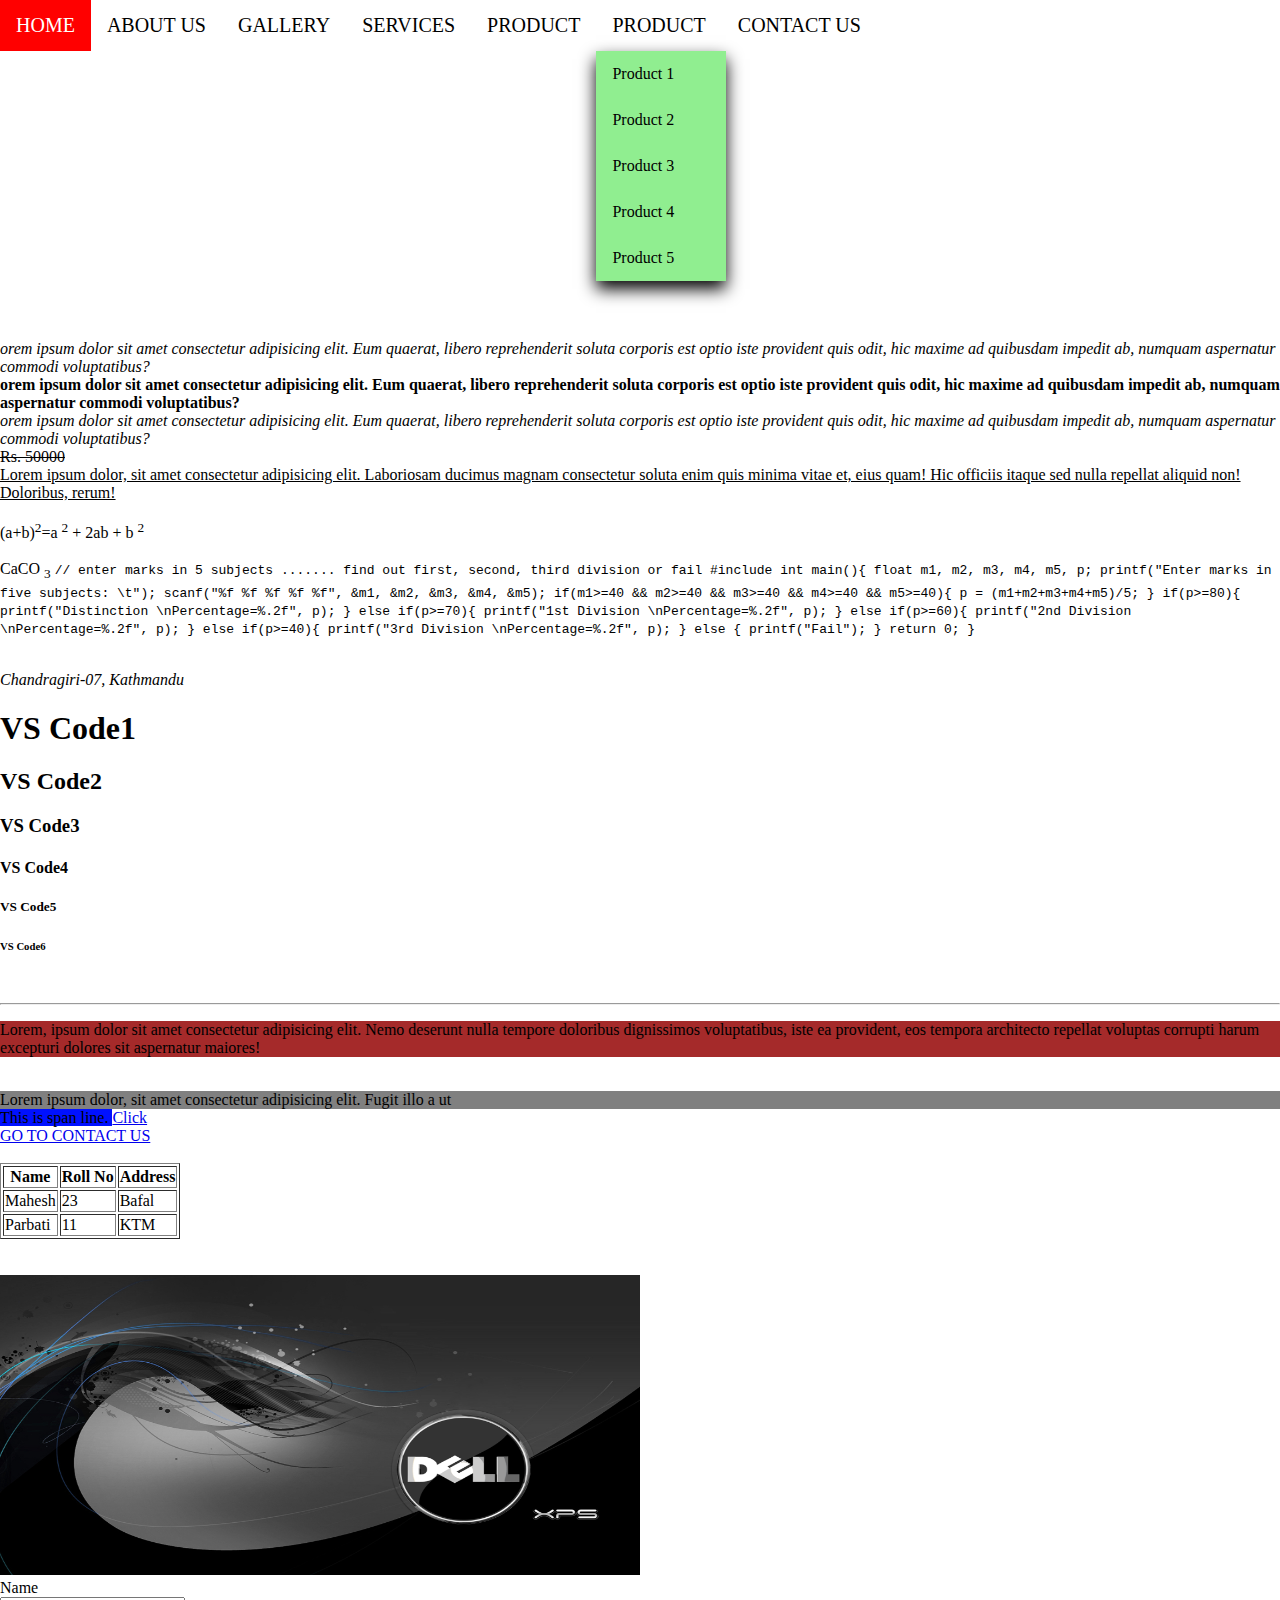
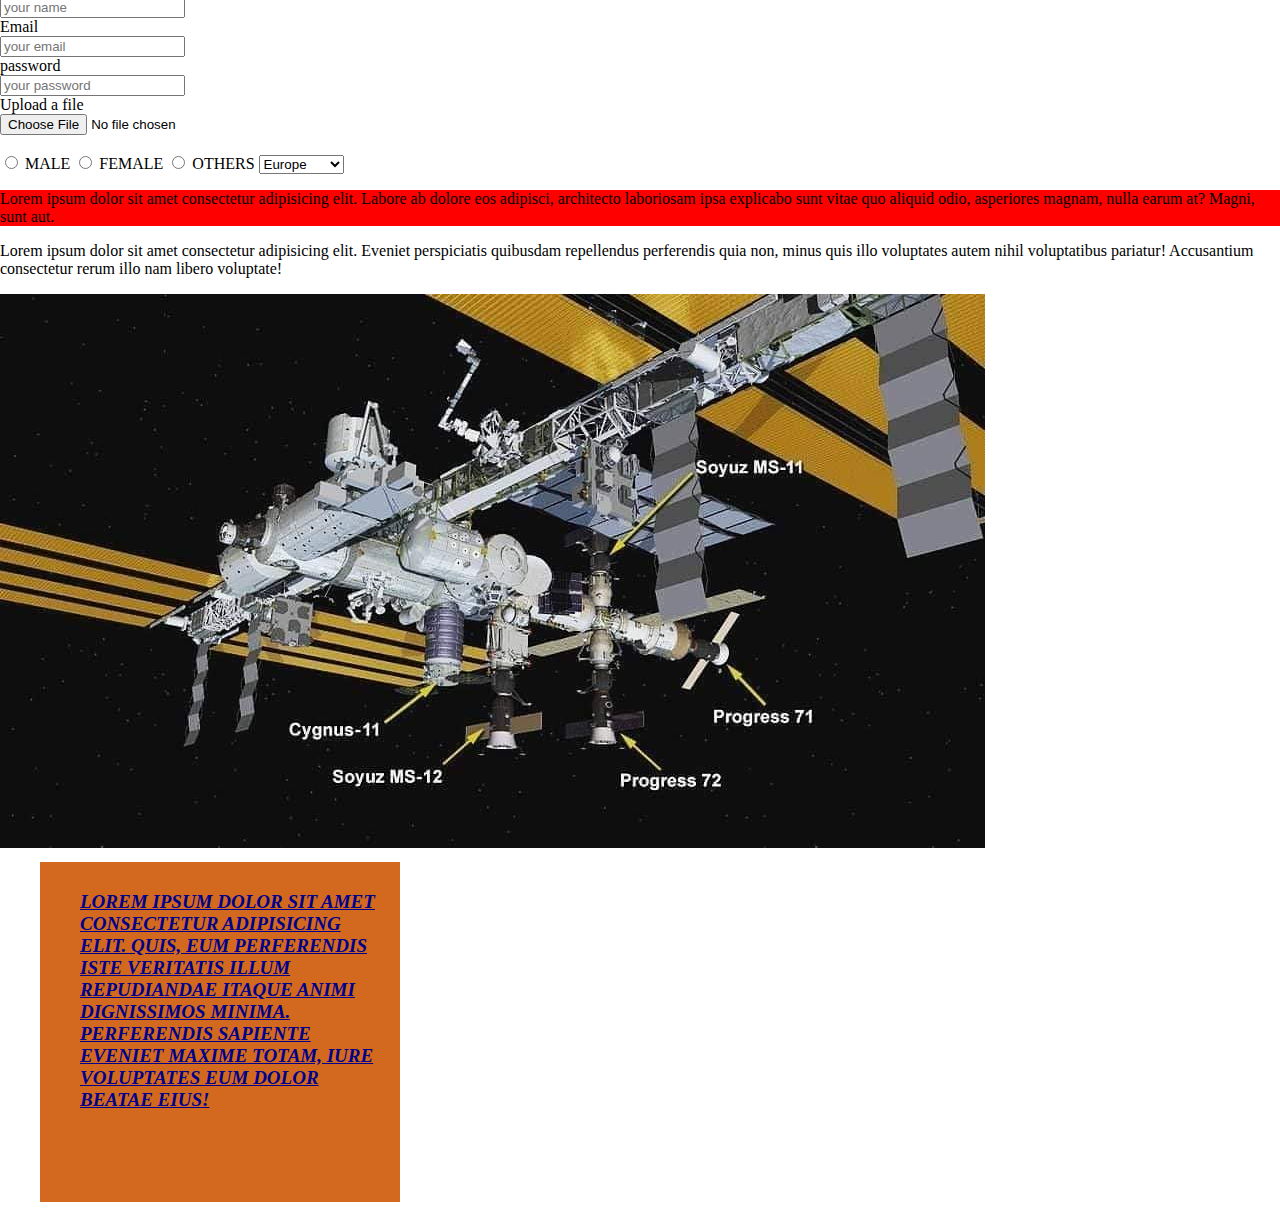
<file: index.html>
<!DOCTYPE html>
<html lang="en">
<head>
    <meta name="keyword" content="IT college in Nepal, best IT college of Nepal"> 
    <meta name="disciption" content="KBC is one of the best colleges of Nepal">
    <title>Document</title>
    <link rel="stylesheet" href="CSS/style.css">
    <style>
        #abc{
            background-color: red;
        }
        .xyz{
            background-color: green;
        }
    </style>
</head>
<body>
        <ul class="ap">
                <li> <a href="#">Home</a> </li>
                <li> <a href="#">About Us</a></li>
                <li> <a href="#">Gallery</a></li>
                <li> <a href="#">Services</a></li>
                <li> <a href="#">Product</a></li>
                <li class="dropdown">
                    <a href="#" class="dropbtn">Product</a>
                    <div class="dropdown-content">
                        <a href="#">Product 1</a>
                        <a href="#">Product 2</a>
                        <a href="#">Product 3</a>
                        <a href="#">Product 4</a>
                        <a href="#">Product 5</a>
                    </div>
                </li>
                <li> <a href="#">Contact Us</a></li>
        </ul>




    <br><br><br><br><br><br><br><br><br><br><br><br><br><br><br><br><br><br>       
    <p>
       <i>orem ipsum dolor sit amet consectetur adipisicing elit. Eum quaerat, libero reprehenderit 
        soluta corporis est optio iste provident quis odit, hic maxime ad quibusdam impedit ab, numquam 
        aspernatur commodi voluptatibus?</i>
        <br>
        <strong>orem ipsum dolor sit amet consectetur adipisicing elit. Eum quaerat, libero reprehenderit 
        soluta corporis est optio iste provident quis odit, hic maxime ad quibusdam impedit ab, numquam 
        aspernatur commodi voluptatibus?</strong>
            <br>
        <em>orem ipsum dolor sit amet consectetur adipisicing elit. Eum quaerat, libero reprehenderit 
        soluta corporis est optio iste provident quis odit, hic maxime ad quibusdam impedit ab, numquam 
        aspernatur commodi voluptatibus?</em>
            <br>
        <del>Rs. 50000 </del>
            <br>
        <u>Lorem ipsum dolor, sit amet consectetur adipisicing elit. Laboriosam ducimus magnam consectetur 
            soluta enim quis minima vitae et, eius quam! Hic officiis itaque sed nulla repellat aliquid non!
             Doloribus, rerum!</u>
             <br> <br>
        
        (a+b)<sup>2</sup>=a <sup>2</sup> + 2ab + b <sup>2</sup>   <br> <br>

        CaCO <sub>3</sub>
    
    <code>
            //    enter marks in 5 subjects  ....... find out first, second, third division or fail 
            #include<stdio.h>
            int main(){
                float m1, m2, m3, m4, m5, p;
                printf("Enter marks in five subjects: \t");
                scanf("%f %f %f %f %f", &m1, &m2, &m3, &m4, &m5);
                if(m1>=40 && m2>=40 && m3>=40 && m4>=40 && m5>=40){
                    p = (m1+m2+m3+m4+m5)/5;
                    
                }
                 if(p>=80){
                     printf("Distinction  \nPercentage=%.2f", p);
                 }
                 else if(p>=70){
                     printf("1st Division \nPercentage=%.2f", p);
                 }
                 else if(p>=60){
                     printf("2nd Division \nPercentage=%.2f", p);
                 }
                 else if(p>=40){
                     printf("3rd Division \nPercentage=%.2f", p);
                 }
                 else
                 {
                     printf("Fail");
                 }
                return 0;
            }
    </code>
    <br><br>
    <address>Chandragiri-07, Kathmandu</address>

    <h1>VS Code1</h1>
    <h2>VS Code2</h2>
    <h3>VS Code3</h3>
    <h4>VS Code4</h4>
    <h5>VS Code5</h5>
    <h6>VS Code6</h6>
    <br>
    <hr>
    <p style="background-color: brown;">
        Lorem, ipsum dolor sit amet consectetur adipisicing elit. Nemo deserunt nulla tempore doloribus dignissimos 
        voluptatibus, iste ea provident, eos tempora architecto repellat voluptas corrupti harum excepturi dolores sit 
        aspernatur maiores!
    </p>
</p>


<br>
<div style="background-color: gray;">
 Lorem ipsum dolor, sit amet consectetur adipisicing elit. Fugit illo a ut 
</div>
<span style="background-color: rgb(0, 17, 255);">
        This is span line.
</span>

<a href="../web/index9.html">Click</a>
<br>
<a href="contactus.html">GO TO CONTACT US</a>
<br> <br>
<table border="1">
    <tr>
        <th>Name</th>
        <th>Roll No</th>
        <th>Address</th>
    </tr>
    <tr>
        <td>Mahesh</td>
        <td>23</td>
        <td>Bafal</td>
    </tr>
    <tr>
        <td>Parbati</td>
        <td>11</td>
        <td>KTM</td>
    </tr>
</table>
<br><br>
<img src="photos/dell.jpg" usemap="#photo" alt="Dell new wallpaper" style=height:300px;width:50%>
<map name="photo">
    <area shape="rect" coords="23 45 67 89" href="../web/index9.html">
    <area shape="circle" coords="100 100 100" href="contactus.html">
</map>

<form action="">
    <label>Name</label>
    <br>
    <input type="text" name="1stname" placeholder="your name">
    <br>
    <label>Email</label>
    <br>
    <input type="email" name="email" placeholder="your email">
    <br>
    <label>password</label>
    <br>
    <input type="password" name="password" placeholder="your password">
    <br>
    <labe>Upload a file</label>
    <br>
    <input type="file" name="file" placeholder="your file">
    <br>
    <br>
    <input type="radio" name="gender"> MALE
    <input type="radio" name="gender"> FEMALE
    <input type="radio" name="gender"> OTHERS

    <select>
        <option value="">Europe</option>
        <option value="">Asia</option>
        <option value="">S America</option>
        <option value="">N America</option>
        <option value="">Africa</option>
        <option value="">Australia</option>
        <option value="">Antartica</option>
    </select>
    
    <p id="abc">Lorem ipsum dolor sit amet consectetur adipisicing elit. Labore ab dolore eos adipisci, 
        architecto laboriosam ipsa explicabo sunt vitae quo aliquid odio, asperiores magnam, nulla 
        earum at? Magni, sunt aut.
    </p>
    <div id="mydiv">
        <p>
            Lorem ipsum dolor sit amet consectetur adipisicing elit. Eveniet perspiciatis quibusdam repellendus perferendis quia non, minus quis illo voluptates autem nihil voluptatibus pariatur! Accusantium consectetur rerum illo nam libero voluptate!
        </p>
        <img src="photos/iss.jpg" alt="GOT">
    </div>
    
            <div class="mybox">
                <p>Lorem ipsum dolor sit amet consectetur adipisicing 
                    elit. Quis, eum perferendis iste veritatis illum 
                    repudiandae itaque animi dignissimos minima. 
                    Perferendis sapiente eveniet maxime totam, iure 
                    voluptates eum dolor beatae eius!</p>
            </div>
</form>


</body>
</html>
</file>
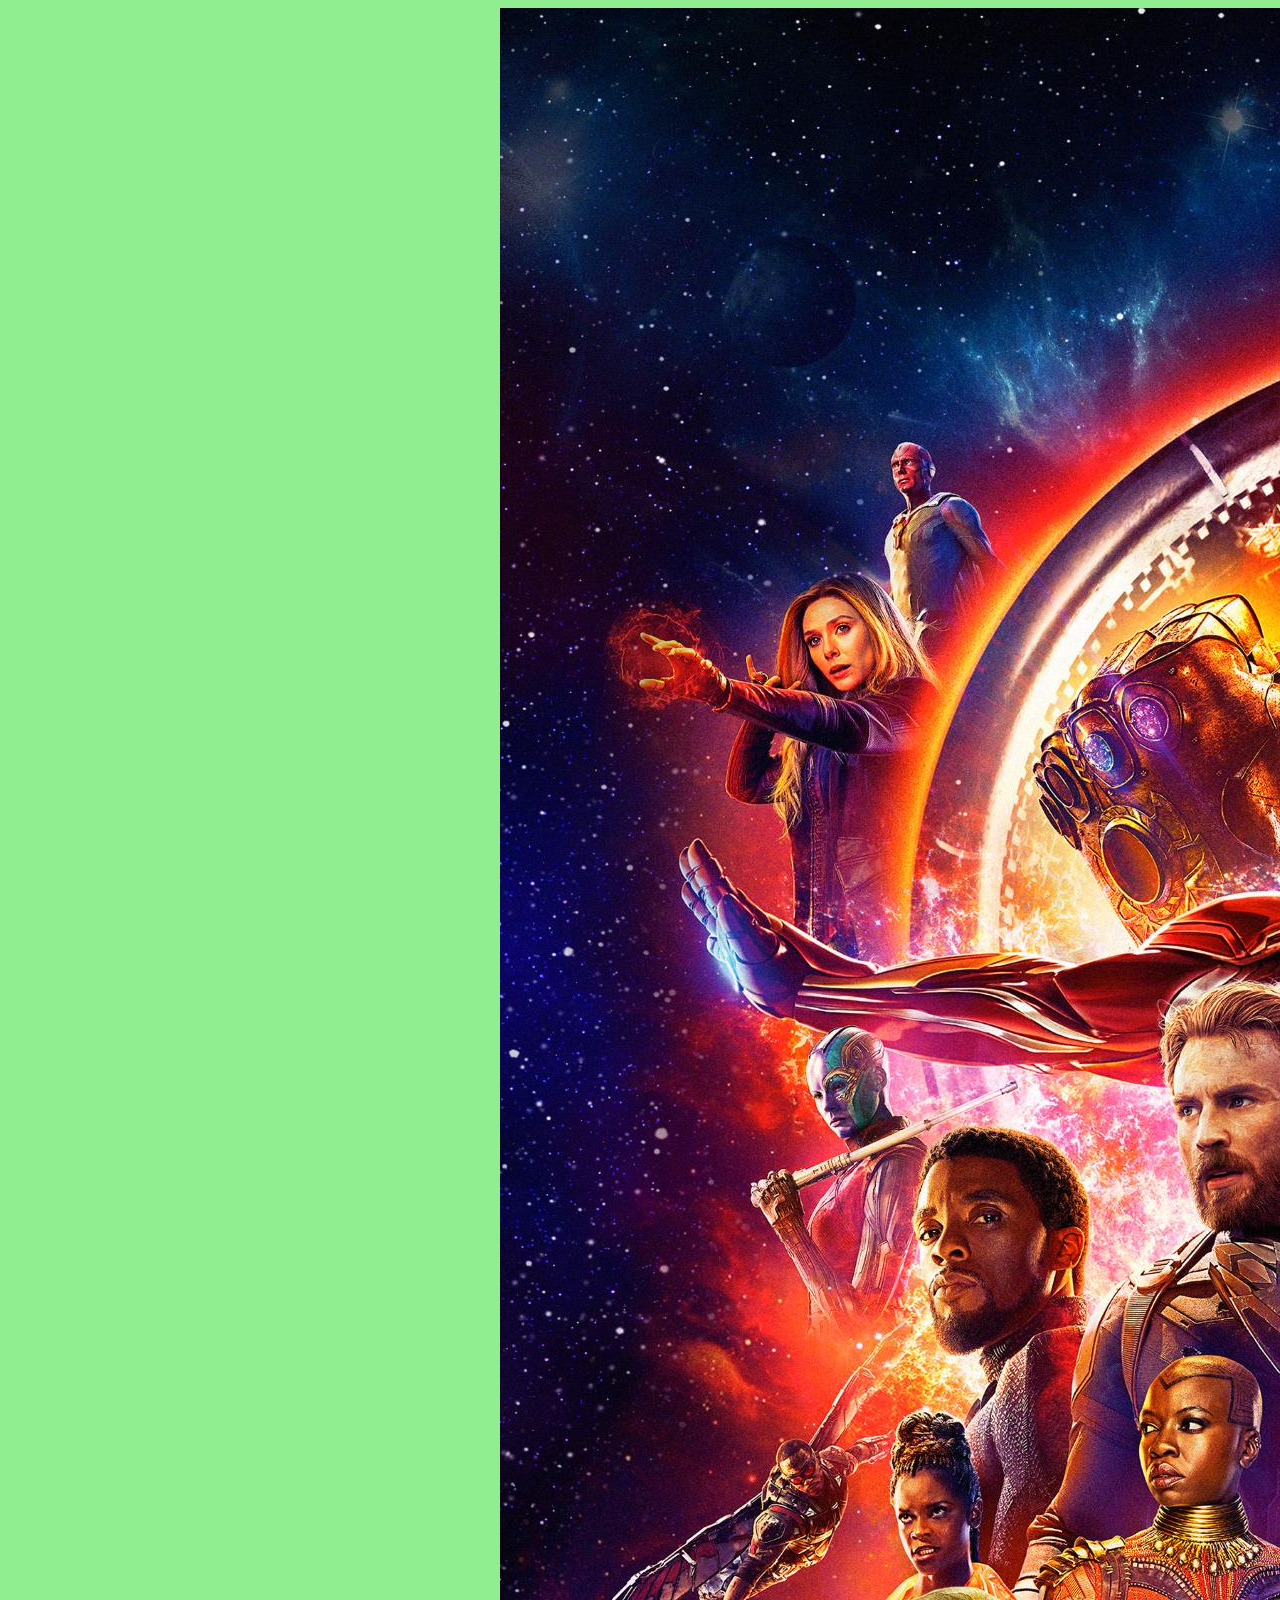
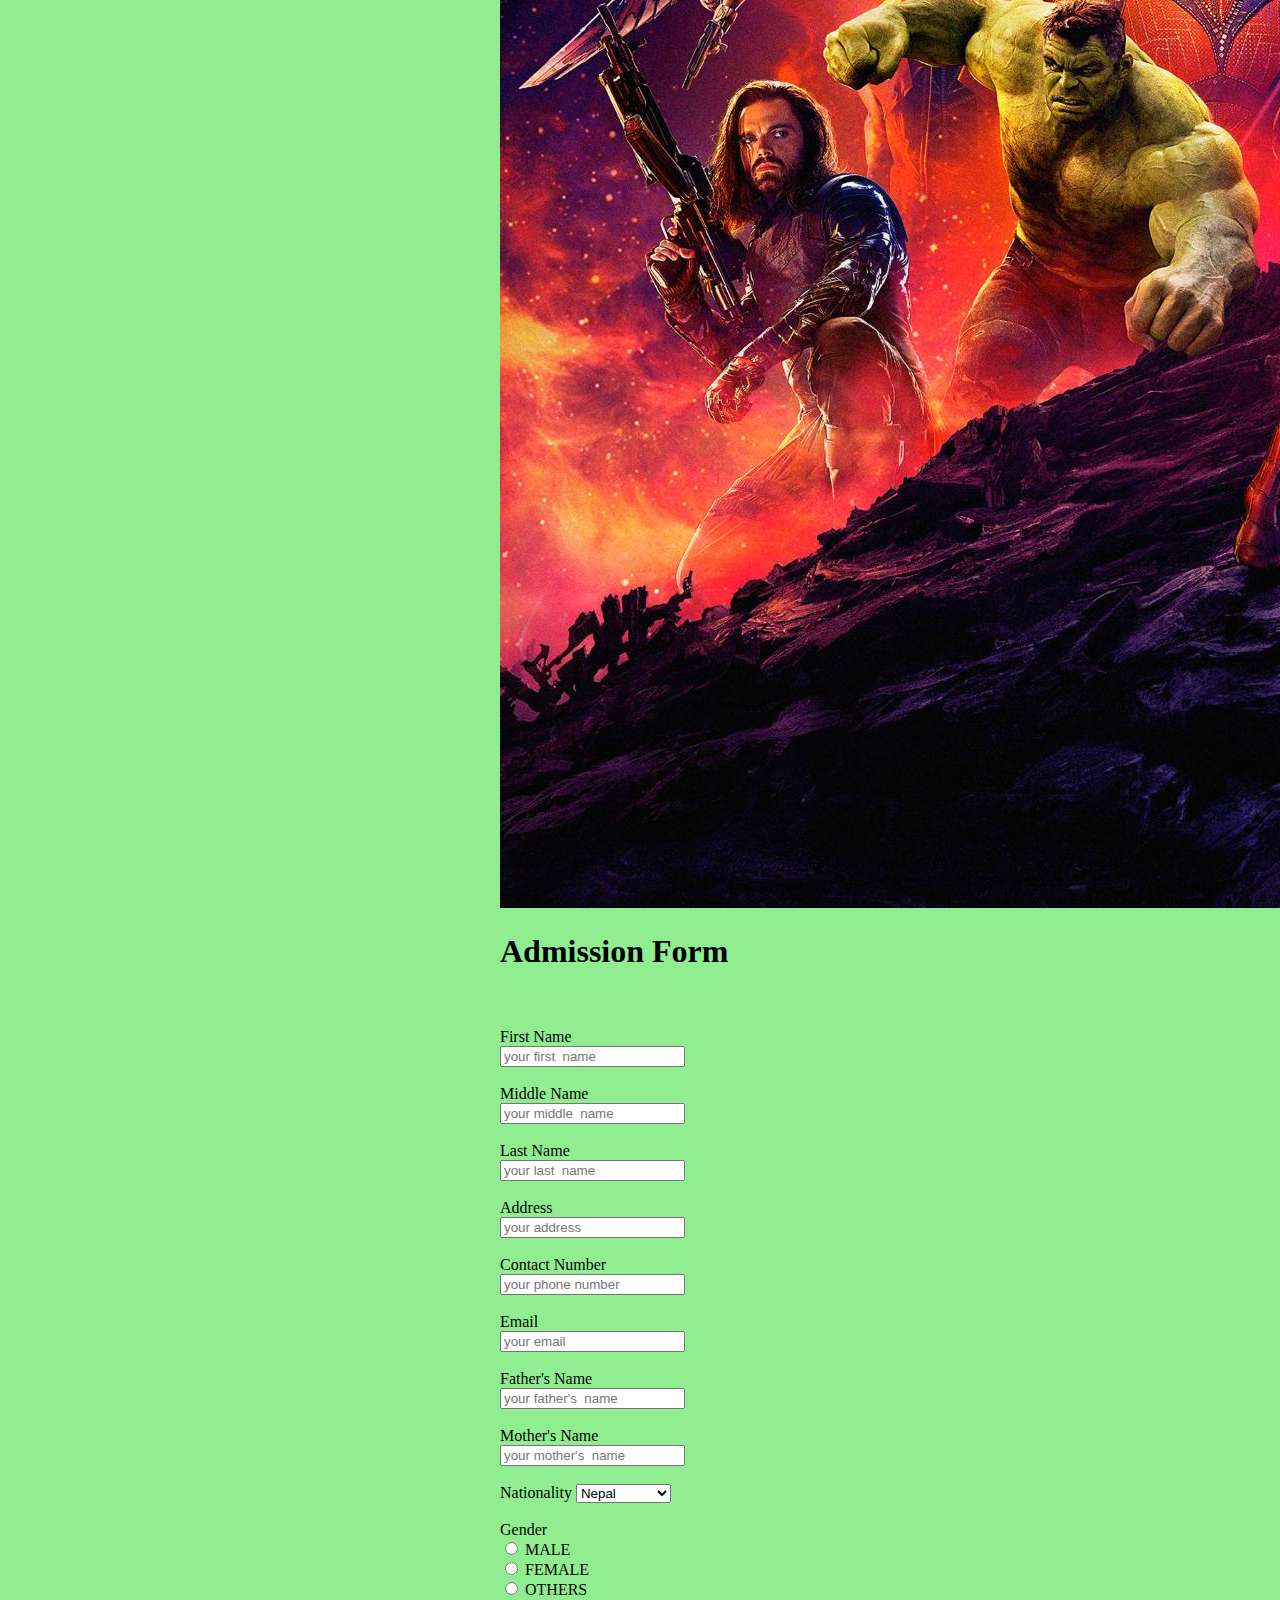
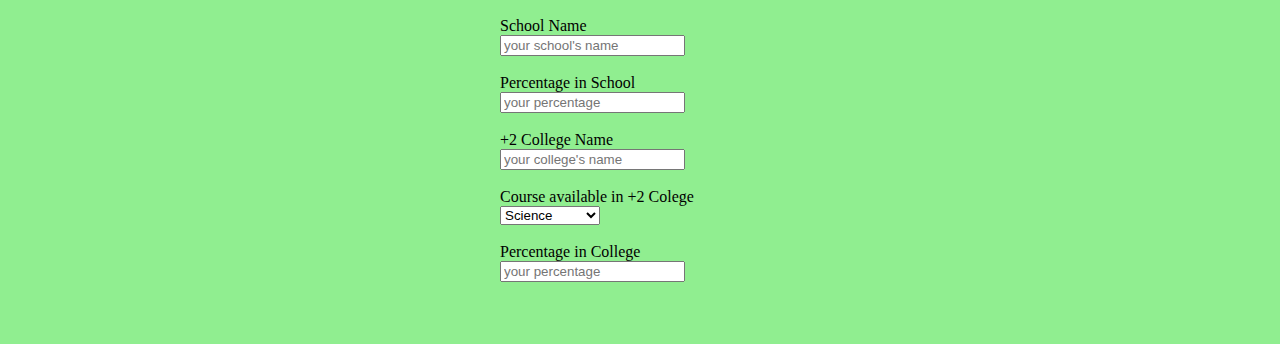
<file: collegeform.html>
<!DOCTYPE html>
<html>
<head>
	<title>College Form</title>

	<link rel="stylesheet" href="CSS/form.css">
</head>
<body></body>
	<img src="/photos/avengers.jpg" alt="">
	<h1>
		Admission Form
	</h1>

	<br><br>

	<form action="POST">
		
	<label>First Name</label>
	<br>
    <input type="text" name="name" placeholder="your first  name">
	<br> <br>
	<label>Middle Name</label>
	<br>
    <input type="text" name="name" placeholder="your middle  name">
	<br> <br>
	<label>Last Name</label>
	<br>
    <input type="text" name="name" placeholder="your last  name">
	<br> <br>
	<label>Address</label>
	<br>
    <input type="text" name="address" placeholder="your address">
	<br> <br>
	<label>Contact Number</label>
	<br>
    <input type="number" name="phone" placeholder="your phone number">
	<br> <br>
	<label>Email</label>
	<br>
    <input type="email" name="email" placeholder="your email">
    <br> <br>	
	<label>Father's Name</label>
	<br>
    <input type="text" name="name" placeholder="your father's  name">
	<br> <br>
	<label>Mother's Name</label>
	<br>
    <input type="text" name="name" placeholder="your mother's  name">
	<br> <br>
	<label>Nationality</label>
	<select>
        <option value="">Nepal</option>
        <option value="">Australia</option>
        <option value="">South Africa</option>
        <option value="">Philipines</option>
        <option value="">India</option>
        <option value="">Russia</option>
		<option value="">USA</option>
		<option value="">Nepal</option>
        <option value="">Australia</option>
        <option value="">South Africa</option>
        <option value="">Philipines</option>
        <option value="">India</option>
        <option value="">Russia</option>
        <option value="">USA</option>
    </select>
	<br> <br>
	<label>Gender</label>
	<br>
	<input type="radio" name="gender"> MALE
	<br>
	<input type="radio" name="gender"> FEMALE
	<br>
	<input type="radio" name="gender"> OTHERS
	<br> <br>
	<label>School Name</label>
	<br>
    <input type="text" name="school" placeholder="your school's name">
    <br> <br>
	<label>Percentage in School</label>
	<br>
	<input type="text" name="percent" placeholder="your percentage">
	<br> <br>
	<label> +2 College Name</label>
	<br>
    <input type="text" name="college" placeholder="your college's name">
	<br> <br>
	<label>Course available in +2 Colege</label>
	<br>
	<select>
        <option value="">Science</option>
        <option value="">Management</option>
        <option value="">Humanities</option>
        <option value="">Law</option>
    </select>
	<br> <br>
	<label>Percentage in College</label>
	<br>
	<input type="text" name="percent" placeholder="your percentage">
	<br> <br>
    <br>
    <br>
	</form>
</body>
</html>
</file>
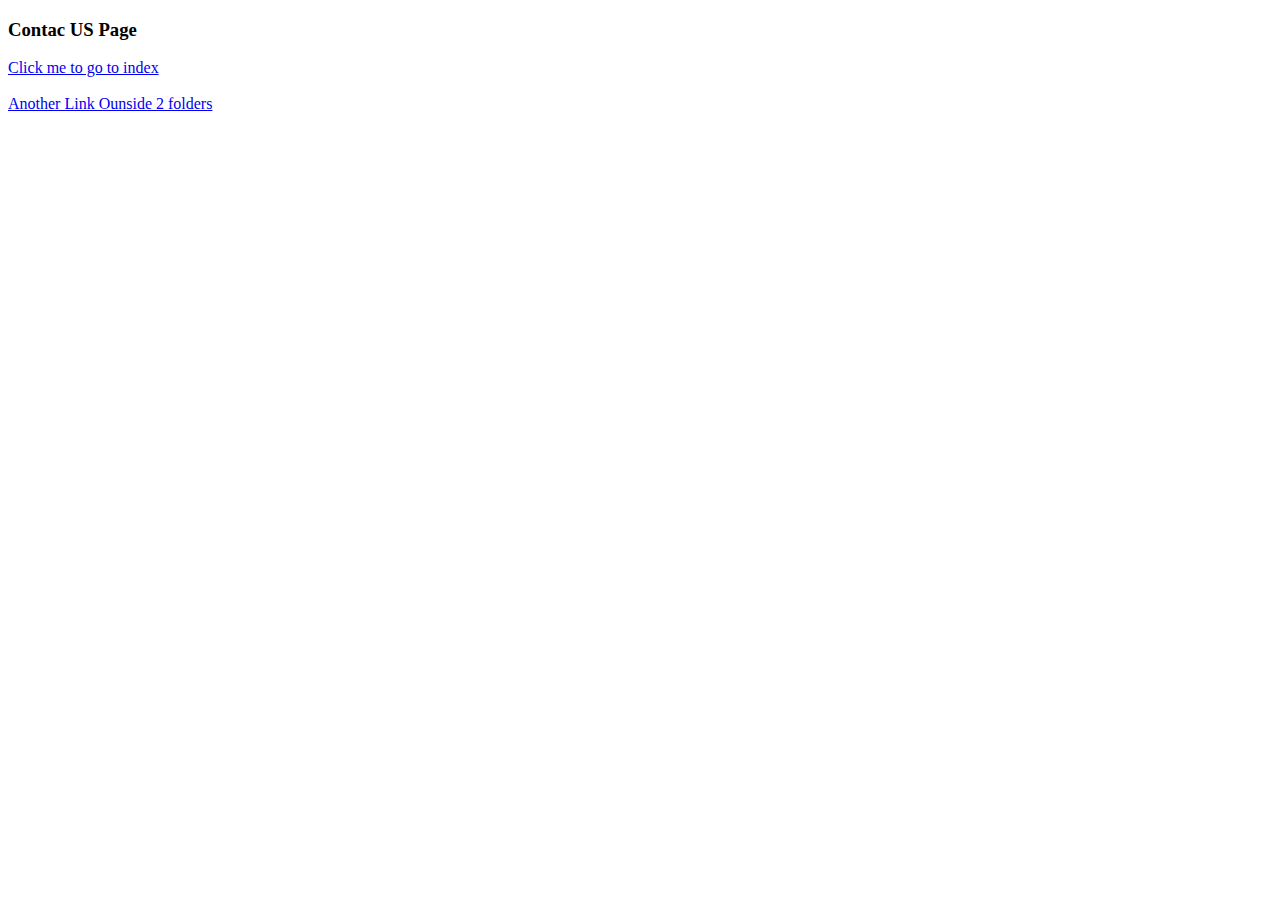
<file: contactus.html>
<!DOCTYPE html>
<html lang="en">
<head>
    
    <title>Contact Us</title>
</head>
<body>
    <h3>Contac US Page</h3>
    <a href="index.html">Click me to go to index </a>
    <br>
    <br>    
    <a href="../../Games/sample/html.html">Another Link Ounside 2 folders</a>
</body>
</html>
</file>
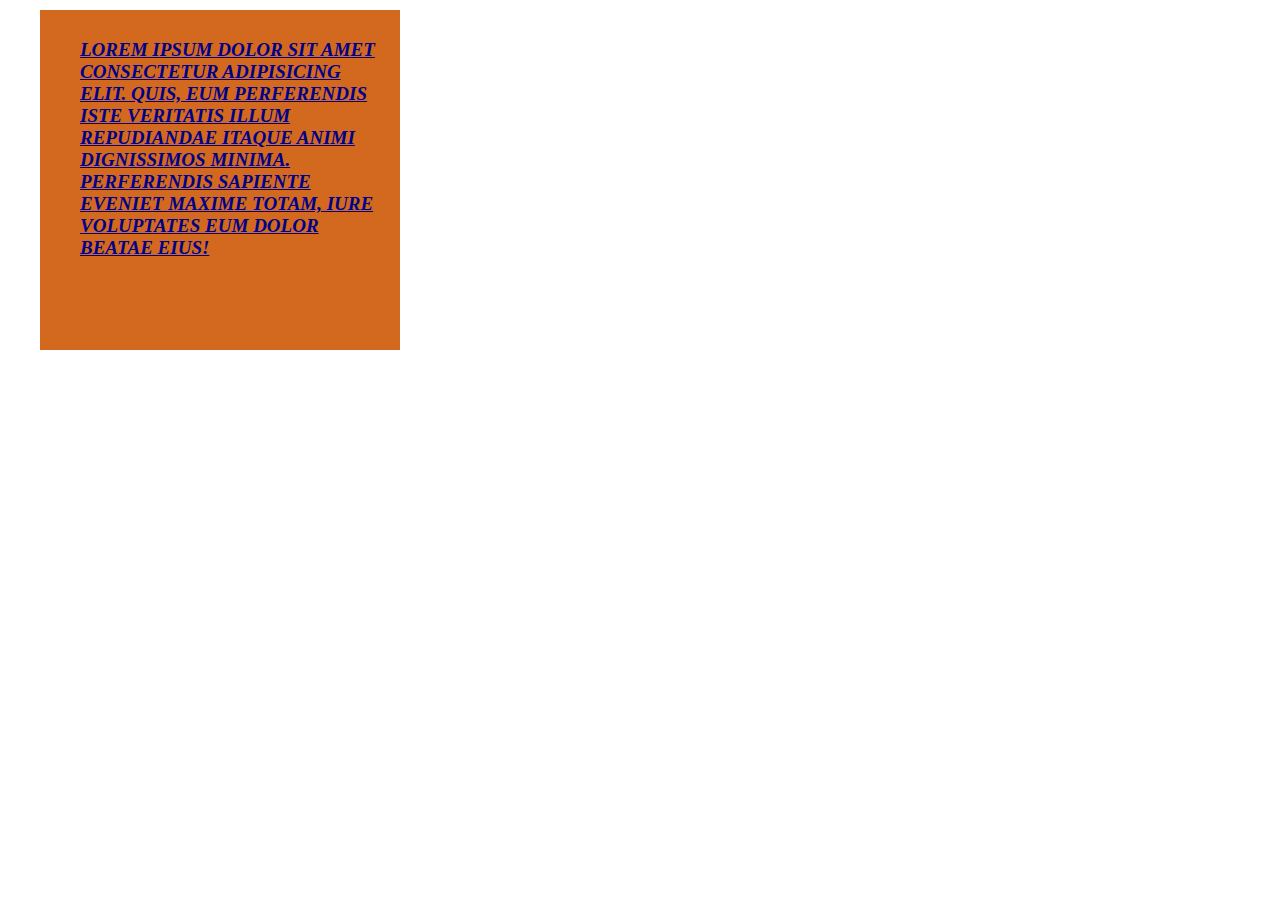
<file: index2.html>
<!DOCTYPE html>
<html lang="en">
<head>
    <meta charset="UTF-8">
    <meta name="viewport" content="width=device-width, initial-scale=1.0">
    <meta http-equiv="X-UA-Compatible" content="ie=edge">
    <title>Document</title>
    <link rel="stylesheet" href="CSS/style.css">
</head>
<body>
    <div class="mybox">
        <p>Lorem ipsum dolor sit amet consectetur adipisicing 
            elit. Quis, eum perferendis iste veritatis illum 
            repudiandae itaque animi dignissimos minima. 
            Perferendis sapiente eveniet maxime totam, iure 
            voluptates eum dolor beatae eius!</p>
    </div>
</body>
</html>
</file>
<file: CSS/style.css>
/* p{
    background-color: blue;
}
#mydiv>p{
    background-color: gray;
}
#mydiv>img{
    height: 500px;
    width: auto;
} */

.mybox{
    background-color: chocolate;
    color: darkblue;
    height: 300px;
    width: 300px;
    margin: 10px 20px 30px 40px;
    padding: 10px 20px 30px 40px;
    font-weight: bold;
    font-size: 19px;
    text-decoration: underline; /*overline , line-through*/
    font-style: italic;
    text-transform: uppercase;
}
body{
    margin: 0px;
    padding: 0px;
    overflow-x: hidden;
    
}

ul{
    list-style-type: none;
    margin: 0;
    padding: 0;
    background-color: #ccc;
}
li{
    float: left;
}
li>a{
    display: block;
    padding: 14px 16px;
    color: black;
    text-align: center;
    text-decoration: none;
    text-transform: uppercase;
    font-size: 20px;
}
li>a:hover{
    background-color: red;
    color: white;
}
.dropdown-content>a{
    text-decoration: none;
    padding: 14px 16px;
    
    color: black;
    display: block;
    
}
.dropdown-content{
    position: absolute;
    background-color: lightgreen;
    box-shadow: 0px 8px 16px 0 rgba(0, 0, 0.2);
    min-width: 130px;

}
</file>
<file: CSS/form.css>
body{
    margin-left: 500px;
    background-color: lightgreen;
}
.dropdown-content{
    text-decoration: none;
}
</file>
